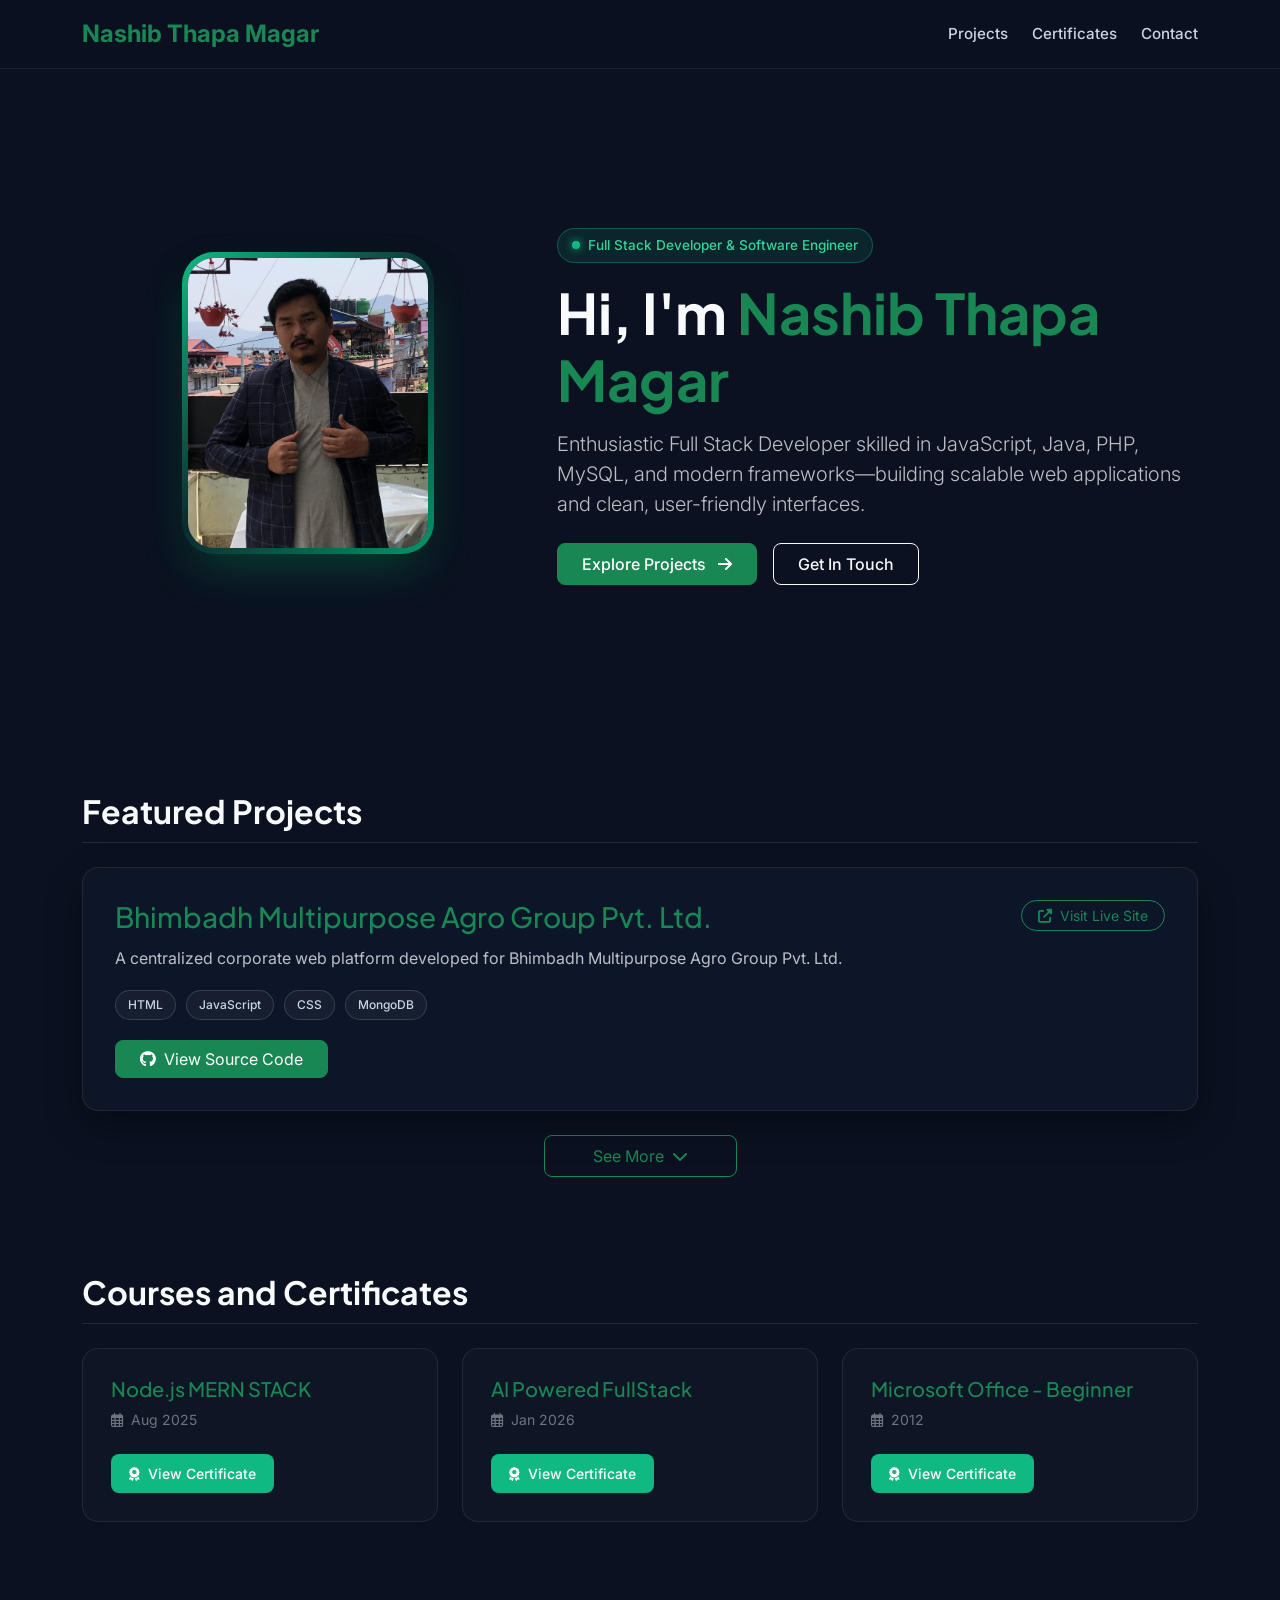
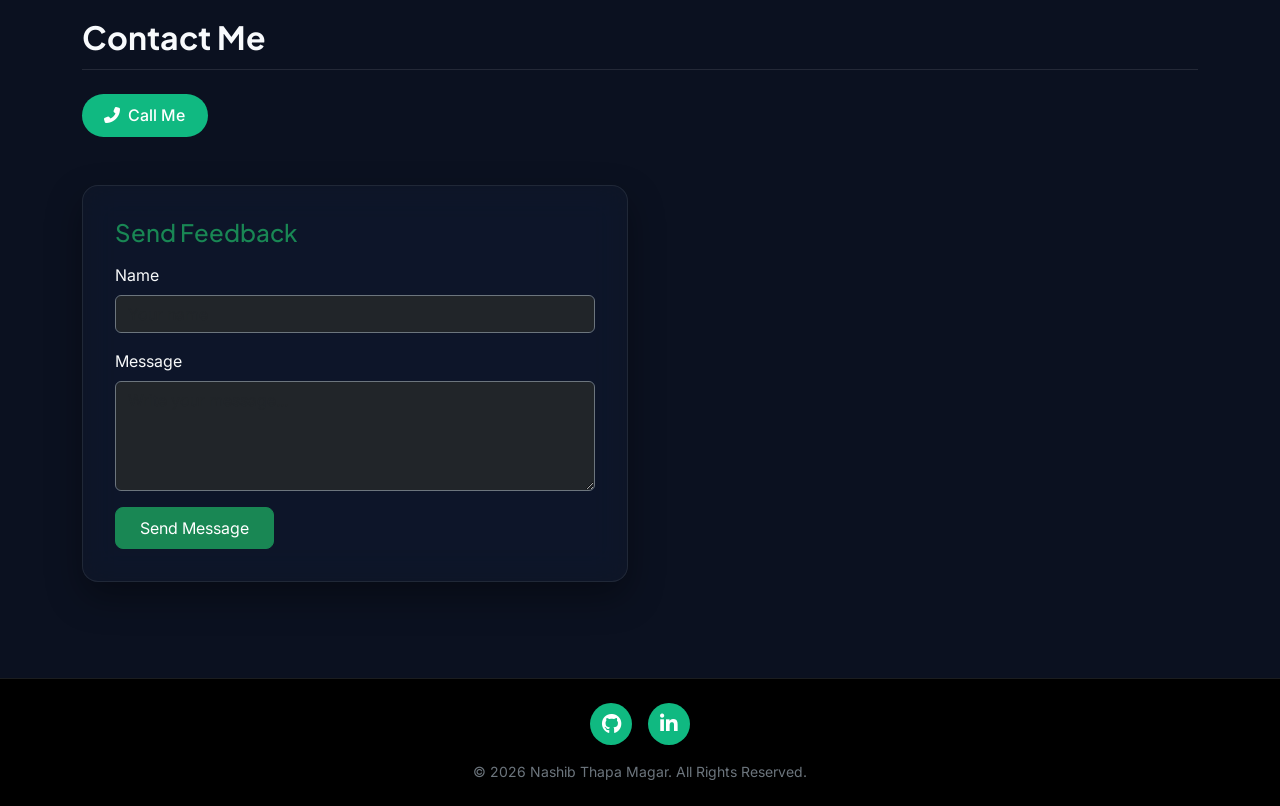
<file: index.html>
<!DOCTYPE html>
<html lang="en">

<head>
  <meta charset="UTF-8">
  <meta name="viewport" content="width=device-width, initial-scale=1.0">
  <meta name="google-site-verification" content="TCYDjPGs4mjTQmvE4JIqweCYrrjbfu549UuGoTykXSg" />
  <meta name="title" content="Nashib Thapa Magar - Portfolio | Web Developer | Software Engineer">
  <meta name="description" content="Explore the portfolio of Nashib Thapa Magar, an innovative, skilled web developer and software engineer specializing in innovative web applications, software solutions, and user-friendly designs. Let's build something great together!">
  <title>Nashib Thapa Magar | Portfolio</title>

  <!-- Google Fonts -->
  <link rel="preconnect" href="https://fonts.googleapis.com">
  <link rel="preconnect" href="https://fonts.gstatic.com" crossorigin>
  <link href="https://fonts.googleapis.com/css2?family=Inter:wght@400;500;600&family=Plus+Jakarta+Sans:wght@600;700;800&display=swap" rel="stylesheet">

  <!-- Icons & Bootstrap -->
  <link rel="stylesheet" href="https://cdnjs.cloudflare.com/ajax/libs/font-awesome/6.4.0/css/all.min.css">
  <link href="https://cdn.jsdelivr.net/npm/bootstrap@5.3.0/dist/css/bootstrap.min.css" rel="stylesheet">

  <style>
    :root {
      --primary-green: #10b981;
      --primary-green-hover: #059669;
      --dark-bg: #0b1120;
      --card-bg: rgba(17, 25, 40, 0.65);
    }

    body {
      font-family: 'Inter', sans-serif;
      background-color: var(--dark-bg);
      color: #f8fafc;
      scroll-behavior: smooth;
    }

    h1, h2, h3, .navbar-brand {
      font-family: 'Plus Jakarta Sans', sans-serif;
    }

    a {
      text-decoration: none;
      color: var(--primary-green);
      transition: color 0.2s ease-in-out;
    }

    a:hover {
      color: #34d399;
    }

    /* Sticky Glass Navigation */
    header {
      position: sticky;
      top: 0;
      z-index: 1000;
      backdrop-filter: blur(12px);
      -webkit-backdrop-filter: blur(12px);
      background-color: rgba(11, 17, 32, 0.85);
      border-bottom: 1px solid rgba(255, 255, 255, 0.08);
    }

    .nav-link-custom {
      color: #cbd5e1;
      font-weight: 500;
      font-size: 0.95rem;
      transition: color 0.2s ease;
    }

    .nav-link-custom:hover {
      color: var(--primary-green);
    }

    /* Hero Section */
    .hero-section {
      position: relative;
      overflow: hidden;
      min-height: 75vh;
      display: flex;
      align-items: center;
      justify-content: center;
      padding: 80px 0;
    }

    .hero-section video {
      position: absolute;
      top: 0;
      left: 0;
      width: 100%;
      height: 100%;
      object-fit: cover;
      z-index: 0;
    }

    #myVideo {
      filter: grayscale(40%) blur(3px) brightness(35%);
    }

    .hero-overlay {
      position: absolute;
      inset: 0;
      background: radial-gradient(circle at center, rgba(11, 17, 32, 0.55) 0%, var(--dark-bg) 100%);
      z-index: 1;
    }

    .hero-content {
      position: relative;
      z-index: 2;
    }

    /* Curved Display Picture Frame */
    .profile-pic-wrapper {
      position: relative;
      display: inline-block;
      padding: 6px;
      border-radius: 32px;
      background: linear-gradient(135deg, #10b981 0%, rgba(16, 185, 129, 0.15) 50%, #059669 100%);
      box-shadow: 0 20px 45px -10px rgba(16, 185, 129, 0.35), 0 10px 25px rgba(0, 0, 0, 0.6);
      transition: transform 0.35s cubic-bezier(0.22, 1, 0.36, 1), box-shadow 0.35s ease;
    }

    .profile-pic-wrapper:hover {
      transform: translateY(-6px) scale(1.02);
      box-shadow: 0 25px 55px -10px rgba(16, 185, 129, 0.5), 0 15px 30px rgba(0, 0, 0, 0.75);
    }

    .profile-pic {
      width: 240px;
      height: 290px;
      object-fit: cover;
      /* Adjusts framing to center your face & blazer cleanly */
      object-position: center 22%;
      border-radius: 26px;
      display: block;
      background-color: #1e293b;
    }

    .status-badge {
      display: inline-flex;
      align-items: center;
      gap: 8px;
      background: rgba(16, 185, 129, 0.12);
      border: 1px solid rgba(16, 185, 129, 0.35);
      color: #34d399;
      padding: 6px 14px;
      border-radius: 9999px;
      font-size: 0.85rem;
      font-weight: 500;
    }

    .status-dot {
      width: 8px;
      height: 8px;
      background-color: #10b981;
      border-radius: 50%;
      box-shadow: 0 0 8px #10b981;
    }

    /* Glassmorphism Cards */
    .glassmorphism-card {
      backdrop-filter: blur(16px) saturate(180%);
      -webkit-backdrop-filter: blur(16px) saturate(180%);
      background-color: var(--card-bg);
      border-radius: 16px;
      border: 1px solid rgba(255, 255, 255, 0.08);
      padding: 32px;
      box-shadow: 0 15px 35px rgba(0, 0, 0, 0.35);
      transition: transform 0.25s ease, border-color 0.25s ease;
    }

    .glassmorphism-card:hover {
      transform: translateY(-4px);
      border-color: rgba(16, 185, 129, 0.35);
    }

    /* Tech Tags */
    .languages_used {
      margin: 4px 6px 4px 0;
      padding: 5px 12px;
      color: #cbd5e1;
      border: 1px solid rgba(148, 163, 184, 0.25);
      border-radius: 9999px;
      display: inline-block;
      font-size: 12px;
      font-weight: 500;
      background-color: rgba(255, 255, 255, 0.04);
    }

    /* Certificate Cards & Button */
    .cert-card {
      background-color: var(--card-bg);
      border: 1px solid rgba(255, 255, 255, 0.08);
      border-radius: 16px;
      padding: 28px;
      transition: transform 0.25s ease, border-color 0.25s ease;
    }

    .cert-card:hover {
      transform: translateY(-4px);
      border-color: rgba(16, 185, 129, 0.35);
    }

    .cert-btn {
      background-color: var(--primary-green);
      color: white;
      border: none;
      padding: 9px 18px;
      font-size: 14px;
      font-weight: 500;
      border-radius: 8px;
      cursor: pointer;
      transition: all 0.2s ease-in-out;
    }

    .cert-btn:hover {
      background-color: var(--primary-green-hover);
      transform: translateY(-1px);
    }

    /* Modals */
    .modal {
      backdrop-filter: blur(8px);
      background-color: rgba(0, 0, 0, 0.75);
    }

    .modal-content {
      border-radius: 16px;
      overflow: hidden;
    }

    /* Social & Contact Elements */
    .social-link {
      display: inline-flex;
      align-items: center;
      justify-content: center;
      background-color: var(--primary-green);
      width: 42px;
      height: 42px;
      border-radius: 50%;
      transition: transform 0.2s ease-in-out, background-color 0.2s;
    }

    .social-link:hover {
      transform: scale(1.1);
      background-color: var(--primary-green-hover);
    }

    .contact-chip {
      display: inline-flex;
      align-items: center;
      background-color: var(--primary-green);
      color: #fff;
      padding: 0.6rem 1.4rem;
      border-radius: 9999px;
      font-weight: 500;
      transition: transform 0.2s ease-in-out, background-color 0.2s;
    }

    .contact-chip:hover {
      transform: scale(1.04);
      color: white;
      background-color: var(--primary-green-hover);
    }

    .form-control:focus {
      background-color: rgba(15, 23, 42, 0.9);
      border-color: var(--primary-green);
      color: #fff;
      box-shadow: 0 0 0 0.2rem rgba(16, 185, 129, 0.25);
    }

    .section-heading {
      font-weight: 700;
      border-bottom: 1px solid rgba(255, 255, 255, 0.1);
      padding-bottom: 12px;
    }

    @media (max-width: 768px) {
      .hide-in-small { display: none !important; }
      .profile-pic {
        width: 200px;
        height: 245px;
      }
    }

    @media (min-width: 769px) {
      .hide-in-large { display: none !important; }
    }
  </style>
</head>

<body>

  <!-- Header -->
  <header class="py-3">
    <nav class="container d-flex align-items-center justify-content-between">
      <a href="#" class="fs-4 fw-bold hide-in-small text-success">Nashib Thapa Magar</a>
      <a href="#" class="fs-4 fw-bold hide-in-large text-success">NTM</a>
      <div class="d-flex align-items-center gap-3 gap-md-4">
        <a href="#projects" class="nav-link-custom">Projects</a>
        <a href="#certificates" class="nav-link-custom">Certificates</a>
        <a href="#contact" class="nav-link-custom">Contact</a>
      </div>
    </nav>
  </header>

  <!-- Hero Section with Original Display Pic -->
  <section class="hero-section">
    <video autoplay muted loop id="myVideo">
      <source src="https://videos.pexels.com/video-files/3129671/3129671-uhd_2560_1440_30fps.mp4" type="video/mp4">
    </video>
    <div class="hero-overlay"></div>

    <div class="container hero-content">
      <div class="row align-items-center justify-content-center gy-5">
        
        <!-- Original Display Picture Column -->
        <div class="col-lg-5 text-center">
          <div class="profile-pic-wrapper">
            <img src="IMG_2449.jpg" alt="Nashib Thapa Magar" class="profile-pic">
          </div>
        </div>

        <!-- Introduction Text Column -->
        <div class="col-lg-7 text-center text-lg-start">
          <div class="status-badge mb-3">
            <span class="status-dot"></span> Full Stack Developer &amp; Software Engineer
          </div>
          <h1 class="display-4 fw-bold mb-3">Hi, I'm <span class="text-success">Nashib Thapa Magar</span></h1>
          <p class="lead text-light opacity-75 mb-4">
            Enthusiastic Full Stack Developer skilled in JavaScript, Java, PHP, MySQL, and modern frameworks—building scalable web applications and clean, user-friendly interfaces.
          </p>
          <div class="d-flex flex-wrap justify-content-center justify-content-lg-start gap-3">
            <a href="#projects" class="btn btn-success px-4 py-2 fw-medium rounded-3">
              Explore Projects <i class="fas fa-arrow-right ms-2"></i>
            </a>
            <a href="#contact" class="btn btn-outline-light px-4 py-2 fw-medium rounded-3">
              Get In Touch
            </a>
          </div>
        </div>

      </div>
    </div>
  </section>

  <!-- Projects Section -->
  <section id="projects" class="container py-5">
    <h2 class="fs-2 section-heading mb-4">Featured Projects</h2>

    <div class="glassmorphism-card d-flex flex-column flex-md-row align-items-center my-4">
      <div class="card-content text-start w-100">
        <div class="d-flex flex-wrap justify-content-between align-items-start gap-2 mb-2">
          <h3 class="text-success mb-1">Bhimbadh Multipurpose Agro Group Pvt. Ltd.</h3>
          <a target="_blank" href="https://bmag.com.np/" class="btn btn-sm btn-outline-success rounded-pill px-3">
            <i class="fas fa-external-link-alt me-1"></i> Visit Live Site
          </a>
        </div>
        <p class="text-light opacity-75">A centralized corporate web platform developed for Bhimbadh Multipurpose Agro Group Pvt. Ltd.</p>

        <div class="mb-3">
          <span class="languages_used">HTML</span>
          <span class="languages_used">JavaScript</span>
          <span class="languages_used">CSS</span>
          <span class="languages_used">MongoDB</span>
        </div>
        <a target="_blank" href="https://github.com/nashib9-hub/bmag.com.np.git" class="btn btn-success px-4 rounded-3">
          <i class="fab fa-github me-2"></i>View Source Code
        </a>
      </div>
    </div>

    <div id="more-projects" class="d-none">

      <div class="glassmorphism-card d-flex flex-column flex-md-row align-items-center my-4">
        <div class="card-content text-start w-100">
          <h3 class="text-success mb-2">Contact Management System</h3>
          <p class="text-light opacity-75">A full-stack centralized web application for organizing and managing contacts.</p>
          <div class="mb-3">
            <span class="languages_used">MongoDB</span>
            <span class="languages_used">Express JS</span>
            <span class="languages_used">React.js</span>
            <span class="languages_used">Node.js</span>
          </div>
          <a target="_blank" href="https://github.com/Nashib09/MERN-STACK-Contact-Management-System.git" class="btn btn-success px-4 rounded-3">
            <i class="fab fa-github me-2"></i>View Source Code
          </a>
        </div>
      </div>

      <div class="glassmorphism-card d-flex flex-column flex-md-row align-items-center my-4">
        <div class="card-content text-start w-100">
          <h3 class="text-success mb-2">Student Management System</h3>
          <p class="text-light opacity-75">A modern centralized Student Portal built for academic record management.</p>
          <div class="mb-3">
            <span class="languages_used">MongoDB</span>
            <span class="languages_used">Next.js</span>
            <span class="languages_used">Tailwind CSS</span>
          </div>
          <a target="_blank" href="https://github.com/Nashib09/s-management-system-.git" class="btn btn-success px-4 rounded-3">
            <i class="fab fa-github me-2"></i>View Source Code
          </a>
        </div>
      </div>

    </div>

    <div class="text-center mt-4">
      <button id="see-more-btn" class="btn btn-outline-success px-5 py-2 rounded-3">
        See More <i class="fas fa-chevron-down ms-1"></i>
      </button>
    </div>
  </section>

  <!-- Certificates Section -->
  <section id="certificates" class="container py-5">
    <h2 class="fs-2 section-heading mb-4">Courses and Certificates</h2>
    <div class="row row-cols-1 row-cols-md-2 row-cols-lg-3 g-4">

      <div class="col">
        <div class="cert-card h-100 d-flex flex-column justify-content-between">
          <div>
            <h3 class="h5 mb-2 text-success">Node.js MERN STACK</h3>
            <p class="text-secondary small mb-3"><i class="far fa-calendar-alt me-1"></i> Aug 2025</p>
          </div>
          <button class="cert-btn mt-2 align-self-start" data-bs-toggle="modal" data-bs-target="#certMernModal">
            <i class="fas fa-award me-1"></i> View Certificate
          </button>
        </div>
      </div>

      <div class="col">
        <div class="cert-card h-100 d-flex flex-column justify-content-between">
          <div>
            <h3 class="h5 mb-2 text-success">AI Powered FullStack</h3>
            <p class="text-secondary small mb-3"><i class="far fa-calendar-alt me-1"></i> Jan 2026</p>
          </div>
          <button class="cert-btn mt-2 align-self-start" data-bs-toggle="modal" data-bs-target="#certAiModal">
            <i class="fas fa-award me-1"></i> View Certificate
          </button>
        </div>
      </div>

      <div class="col">
        <div class="cert-card h-100 d-flex flex-column justify-content-between">
          <div>
            <h3 class="h5 mb-2 text-success">Microsoft Office - Beginner</h3>
            <p class="text-secondary small mb-3"><i class="far fa-calendar-alt me-1"></i> 2012</p>
          </div>
          <button class="cert-btn mt-2 align-self-start" data-bs-toggle="modal" data-bs-target="#certOfficeModal">
            <i class="fas fa-award me-1"></i> View Certificate
          </button>
        </div>
      </div>

    </div>
  </section>

  <!-- Contact Section -->
  <section id="contact" class="container py-5">
    <h2 class="fs-2 section-heading mb-4">Contact Me</h2>
    <div class="d-flex flex-wrap gap-3 mb-5">
      <a href="tel:+9779842266372" class="contact-chip">
        <i class="fas fa-phone-alt me-2"></i> Call Me
      </a>
    </div>

    <div class="row">
      <div class="col-md-7 col-lg-6">
        <div class="glassmorphism-card">
          <h3 class="fs-4 mb-3 text-success">Send Feedback</h3>
          <form>
            <div class="mb-3">
              <label for="name" class="form-label text-light">Name</label>
              <input type="text" id="name" class="form-control bg-dark text-light border-secondary" placeholder="Your name" required>
            </div>
            <div class="mb-3">
              <label for="message" class="form-label text-light">Message</label>
              <textarea id="message" class="form-control bg-dark text-light border-secondary" rows="4" placeholder="Write your message..." required></textarea>
            </div>
            <button type="submit" class="btn btn-success px-4 py-2 rounded-3">Send Message</button>
          </form>
        </div>
      </div>
    </div>
  </section>

  <!-- Footer -->
  <footer class="bg-black py-4 border-top border-secondary border-opacity-25 mt-5">
    <div class="d-flex justify-content-center gap-3">
      <a href="https://github.com/Nashib09" target="_blank" rel="noopener noreferrer" class="social-link" aria-label="GitHub">
        <i class="fab fa-github text-white fs-5"></i>
      </a>
      <a href="https://www.linkedin.com/in/nashib-thapa-magar-995587421/" target="_blank" rel="noopener noreferrer" class="social-link" aria-label="LinkedIn">
        <i class="fab fa-linkedin-in text-white fs-5"></i>
      </a>
    </div>
    <p class="text-center text-secondary small mt-3 mb-0">&copy; 2026 Nashib Thapa Magar. All Rights Reserved.</p>
  </footer>

  <!-- Certificate Modals -->
  <div class="modal fade" id="certMernModal" tabindex="-1" aria-labelledby="certMernModalLabel" aria-hidden="true">
    <div class="modal-dialog modal-dialog-centered modal-lg">
      <div class="modal-content bg-dark border border-secondary">
        <div class="modal-header border-0 d-flex justify-content-between align-items-center bg-dark py-2 px-3">
          <h5 class="modal-title text-success fs-6" id="certMernModalLabel">Node.js MERN STACK Certificate</h5>
          <button type="button" class="btn-close btn-close-white" data-bs-dismiss="modal" aria-label="Close"></button>
        </div>
        <div class="modal-body p-3 text-center bg-dark">
          <img src="IMG_2619.jpg" class="img-fluid rounded" style="max-height: 70vh; object-fit: contain;" alt="MERN Stack Certificate">
        </div>
      </div>
    </div>
  </div>

  <div class="modal fade" id="certAiModal" tabindex="-1" aria-labelledby="certAiModalLabel" aria-hidden="true">
    <div class="modal-dialog modal-dialog-centered modal-lg">
      <div class="modal-content bg-dark border border-secondary">
        <div class="modal-header border-0 d-flex justify-content-between align-items-center bg-dark py-2 px-3">
          <h5 class="modal-title text-success fs-6" id="certAiModalLabel">AI Powered FullStack Certificate</h5>
          <button type="button" class="btn-close btn-close-white" data-bs-dismiss="modal" aria-label="Close"></button>
        </div>
        <div class="modal-body p-3 text-center bg-dark">
          <img src="IMG_1821.jpg" class="img-fluid rounded" style="max-height: 70vh; object-fit: contain;" alt="AI FullStack Certificate">
        </div>
      </div>
    </div>
  </div>

  <div class="modal fade" id="certOfficeModal" tabindex="-1" aria-labelledby="certOfficeModalLabel" aria-hidden="true">
    <div class="modal-dialog modal-dialog-centered modal-lg">
      <div class="modal-content bg-dark border border-secondary">
        <div class="modal-header border-0 d-flex justify-content-between align-items-center bg-dark py-2 px-3">
          <h5 class="modal-title text-success fs-6" id="certOfficeModalLabel">Microsoft Office Certificate</h5>
          <button type="button" class="btn-close btn-close-white" data-bs-dismiss="modal" aria-label="Close"></button>
        </div>
        <div class="modal-body p-3 text-center bg-dark">
          <img src="IMG_4330.jpg" class="img-fluid rounded" style="max-height: 70vh; object-fit: contain;" alt="Microsoft Office Certificate">
        </div>
      </div>
    </div>
  </div>

  <script src="https://cdn.jsdelivr.net/npm/bootstrap@5.3.0/dist/js/bootstrap.bundle.min.js"></script>

  <script>
    document.getElementById('see-more-btn').addEventListener('click', function () {
      const moreProjects = document.getElementById('more-projects');

      if (moreProjects.classList.contains('d-none')) {
        moreProjects.classList.remove('d-none');
        this.innerHTML = 'See Less <i class="fas fa-chevron-up ms-1"></i>';
      } else {
        moreProjects.classList.add('d-none');
        this.innerHTML = 'See More <i class="fas fa-chevron-down ms-1"></i>';
        document.getElementById('projects').scrollIntoView({ behavior: 'smooth' });
      }
    });
  </script>
</body>

</html>
</file>
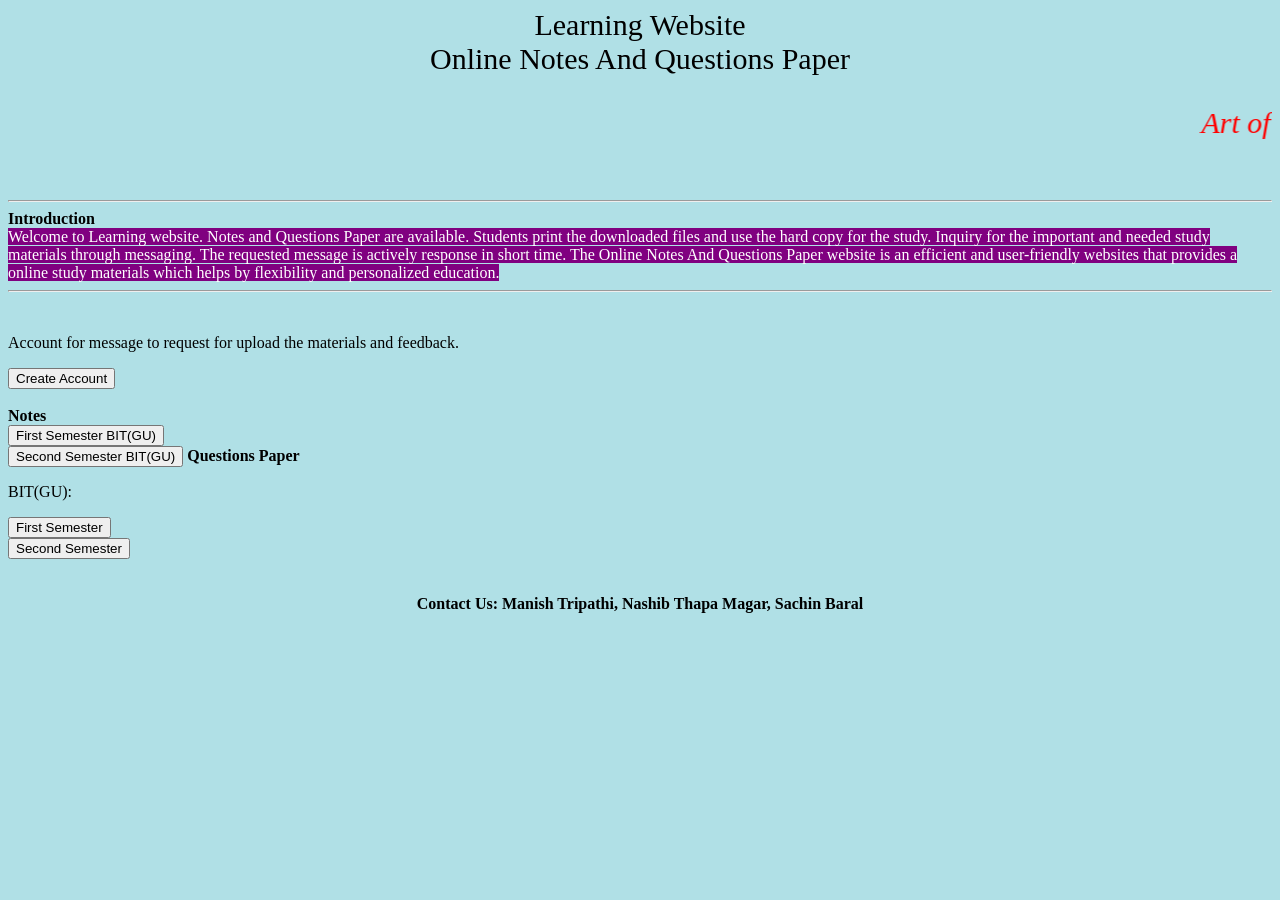
<file: p000009.html>
<html>
<head>
<style>
marquee{
color:Red;
}
div9
{
font-size:30px;
}
body
{
background-color:powderblue;
}
p13
{ 
color:blue;
font-size:20px;
font-style:oblique;
text-align:center;
}
p1
{ 
color:blue;
font-size:20px;
font-style:oblique;
text-align:center;
}
p2
{
background-color:purple;
color:white;
text-align:center;
}
ul{
color:red;
}
div11
{
background-color:;
color:;
text-align:;
border-line:;
width:px;
height:px;
padding-left:%;
padding-right:;
bottom-left:;
bottom-right:;
margin-left:;
margin-right:;
}
<title>Website></title>
</style>
</head>
<body>
<div9>
<center>
<p>
<p0>Learning Website</p0><br>
<p7>Online Notes And Questions Paper</p7>
</div9>
<marquee><p><i>
Art of imparting knowledge, skill and judgment.</i></p>
</marquee>
</center>
</div9>
<hr>
  <div99>
<b>Introduction</b><br><p2>
Welcome to Learning website. Notes and Questions Paper are available. Students print the downloaded files and use the hard copy for the study. Inquiry for the important and needed study materials through messaging. The requested message is actively     response in short time. The Online Notes And Questions Paper website is an efficient and user-friendly websites that provides a online study materials which helps by flexibility and personalized education. <hr>
</p2> 
</div99>
<br><p>Account for message to request for upload the materials and feedback.</p>
<li1><a href="signup9.html" target="target">
<input type="button" value="Create Account"></a></li1>
<br>
<div11>
<br>
<p10><b>Notes</b></p10>
<br>
<p11><li1><a href="FF.html" target="blank">
<input type="button" value= "First Semester BIT(GU)"></button></p11>
<br>
<p12><a href="Ssemester.html" target="blank">
<input type="button" value= "Second Semester BIT(GU)"></button></a></p12>
</div11>
<div10>
<body>
<p8><b>Questions Paper</b></p8>
<br><p>BIT(GU): </p>
<a href="2022FSQp.html" target="target">
<input type="button" value="First Semester"></a><br>
<a href="SSqp.html" target="target">
<input type="button" value="Second Semester"></a><br>
</body>
</div10>
<br>
<br><center>
<p99><strong>Contact Us: Manish Tripathi, Nashib Thapa Magar, Sachin Baral</strong></p99>
<br>
</center>
</body>
</html>
</file>
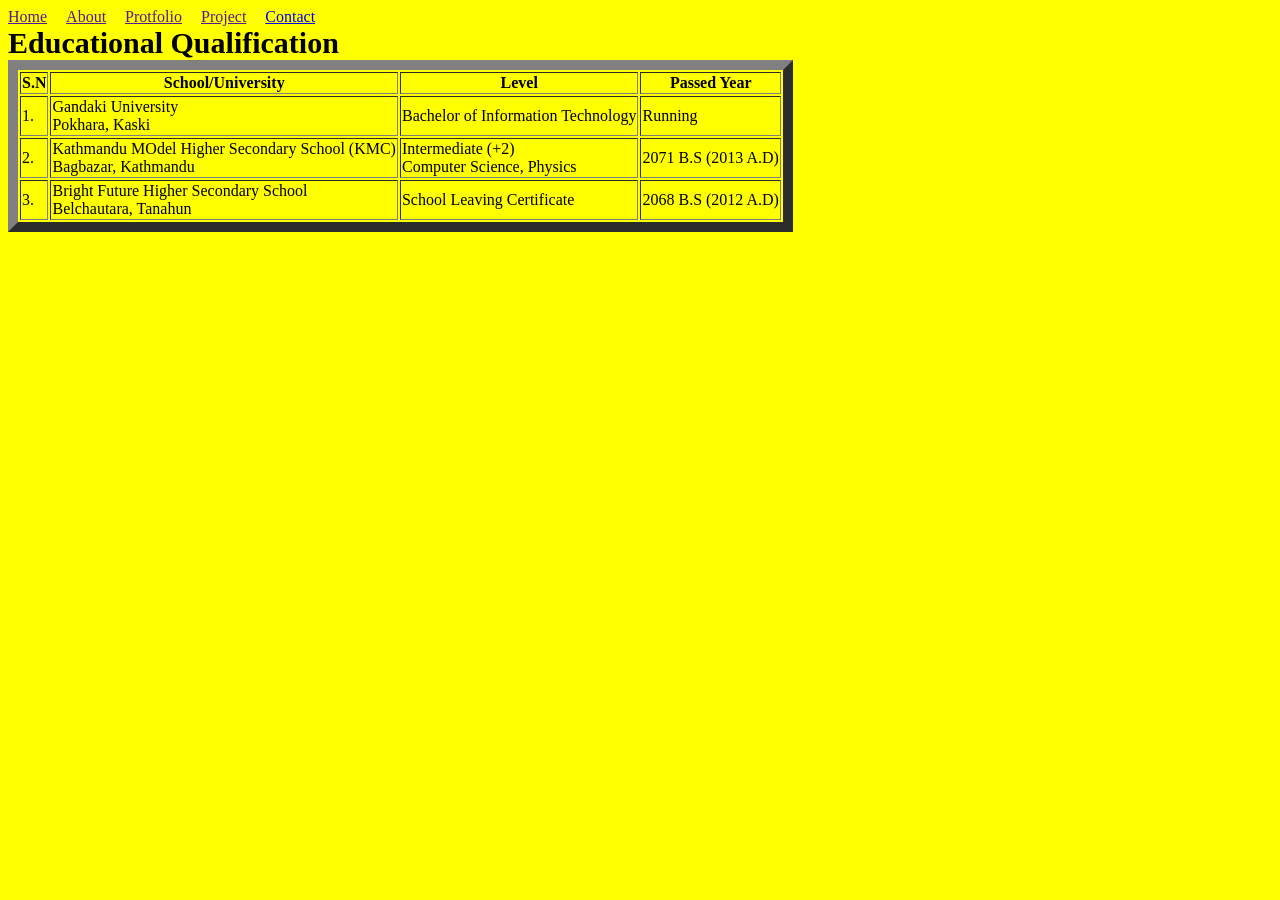
<file: protfolio.html>
<html>
  <title>Portfolio</title>
  <head>
    <style>
    p8{
    font-size:20px;
}

    body{
        background-color:yellow;
    }
    p1{
        font-size:30px;
        color: black;
    }
    p2:hover{
        background-color:white;
        font-size:20px;
        }
        p3:hover{
        background-color:white;
        font-size:20px;
        }
        p4:hover{
        background-color:white;
        font-size:20px;
        }
        p5:hover{
        background-color:white;
        font-size:20px;
        }
        p6:hover{
        background-color:white;
        font-size:20px;
        }
    }
    .div2{
        margin-top:0px;
        margin-left:0px;
    }
    p2{
        margin-left: 0px;
        margin-top: 5px;
        color:black;
    }
    p3
    {
        margin-left: 15px;
        color:black;
    }
    p4{
        margin-left:15px;
         color:black;
    }
    p5{
        margin-left:15px;
         color:black;
    }
    p6{
        margin-left:15px;
        color:black;
    }
    </style>
    </head>
    <body>
            <p2><a href="">Home</a></p2>
            <p3><a href="">About</a></p3>
            <p4><a href="">Protfolio</a></p4>
            <p5><a href="">Project</a></p5>
            <p6><a href="contact.html">Contact</a></p6>
            <br>

    <div>
        <p1><b>Educational Qualification</b></p1>
        <br>
        <table border="10px">
        <tr>
        <th>S.N
        </th>
        <th>School/University</th>
        <th>Level</th>
        <th>Passed Year</th>
        </tr>
        <tr>
            <td>1.</td>
            <td>Gandaki University<br>
                Pokhara, Kaski
            </td>
            <td>Bachelor of Information Technology</td>
            <td>Running</td>
            </tr>
            <tr>
                <td>2.</td>
                <td>Kathmandu MOdel Higher Secondary School (KMC)<br>
                Bagbazar, Kathmandu
        </td>
        <td>Intermediate (+2) <br>
        Computer Science, Physics</td>
        <td>2071 B.S (2013 A.D)</td>
        </tr>
        <td>3.</td>
        <td>Bright Future Higher Secondary School <br>
        Belchautara, Tanahun</td>
        <td> School Leaving Certificate</td>
        <td>2068 B.S (2012 A.D)</td>
    </table>
    </div>
  </body>
</html>
</file>
